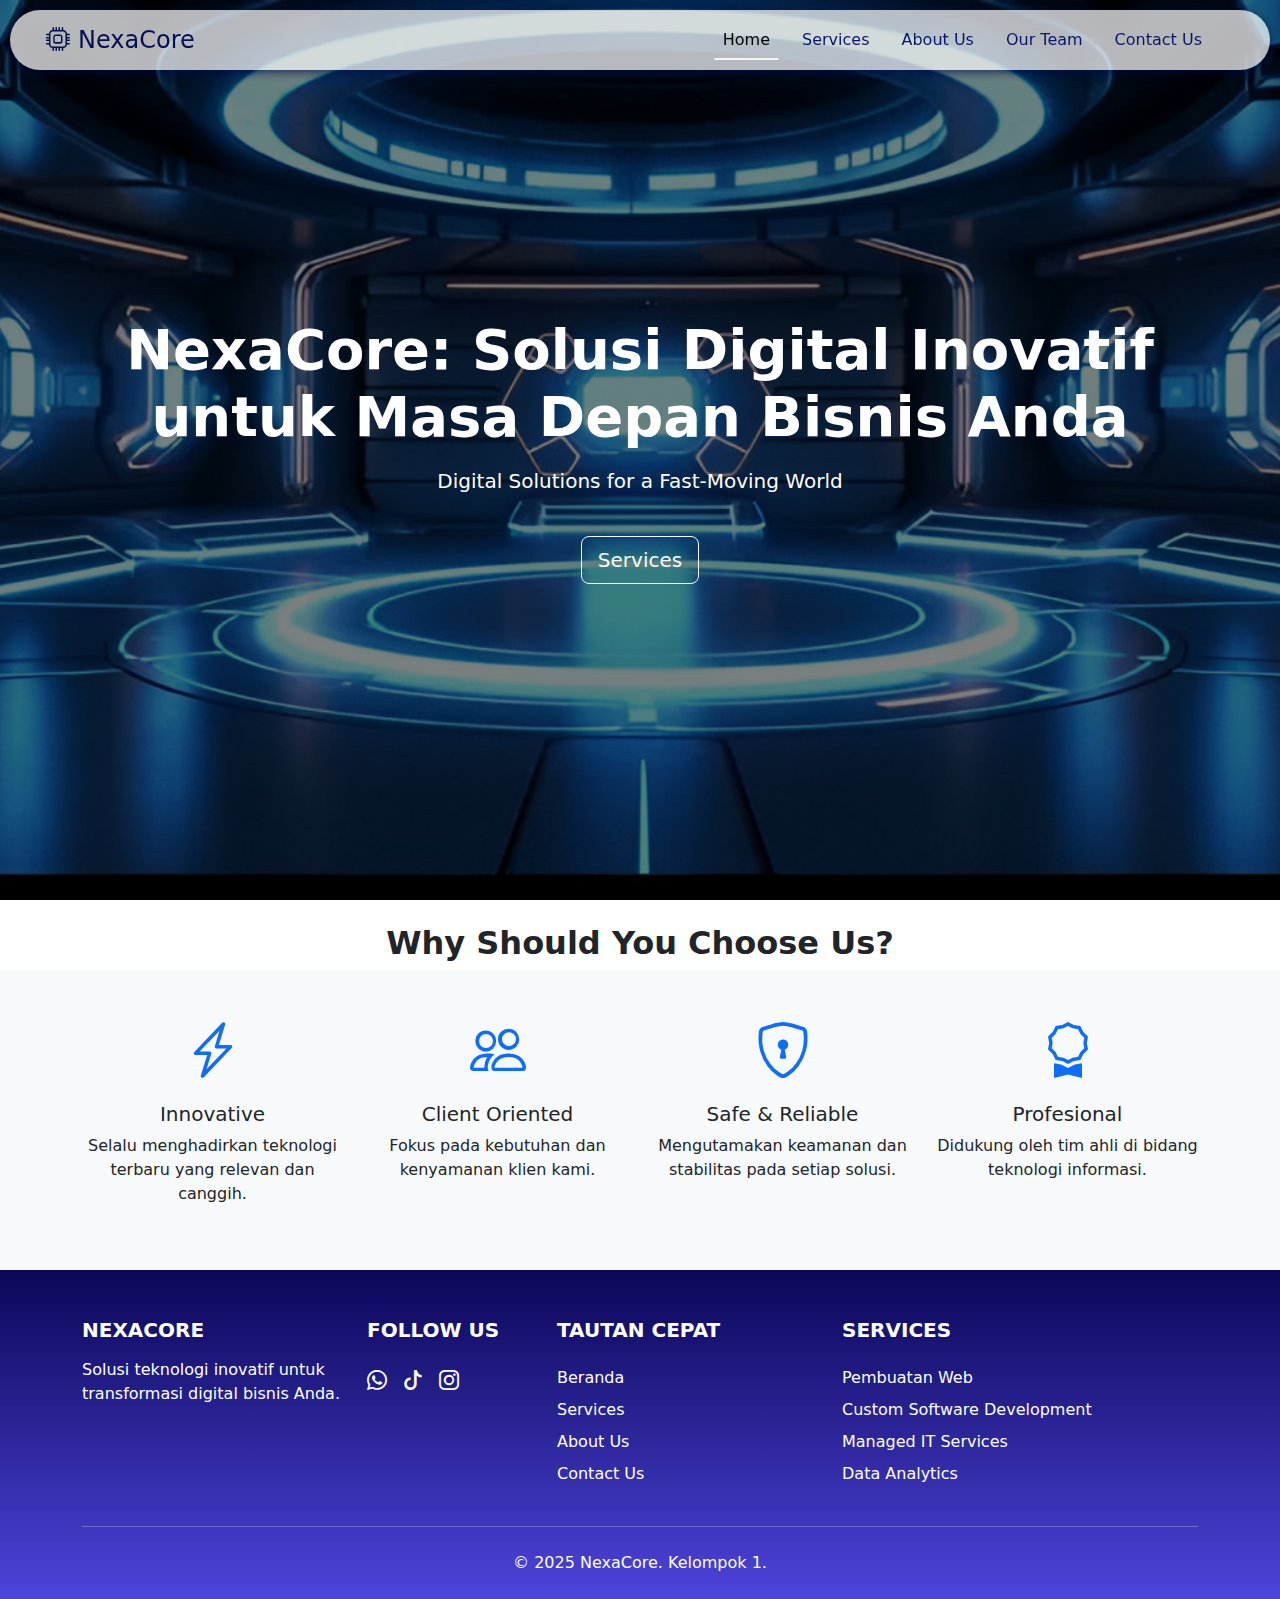
<file: index.html>
<!DOCTYPE html>
<html lang="id">
  <head>
    <meta charset="UTF-8" />
    <meta name="viewport" content="width=device-width, initial-scale=1.0" />
    <title>NexaCore - Solusi Digital</title>
    <link rel="stylesheet" href="https://cdn.jsdelivr.net/npm/bootstrap-icons@1.10.5/font/bootstrap-icons.css" />
    <link href="https://cdn.jsdelivr.net/npm/bootstrap@5.3.0/dist/css/bootstrap.min.css" rel="stylesheet" />
    <link rel="stylesheet" href="stylehome.css" />
  </head>

  <body>
    <!-- Navbar -->
    <nav class="navbar navbar-expand-lg fixed-top">
      <div class="container-fluid">
        <a class="navbar-brand me-auto" href="#"><i class="bi bi-cpu me-2"></i>NexaCore</a>
        <button class="navbar-toggler" type="button" data-bs-toggle="offcanvas" data-bs-target="#offcanvasNavbar" aria-controls="offcanvasNavbar" aria-label="Toggle navigation">
          <span class="navbar-toggler-icon"></span>
        </button>
        <div class="offcanvas offcanvas-end" tabindex="-1" id="offcanvasNavbar" aria-labelledby="offcanvasNavbarLabel">
          <div class="offcanvas-header">
            <h5 class="offcanvas-title" id="offcanvasNavbarLabel">NexaCore</h5>
            <button type="button" class="btn-close" data-bs-dismiss="offcanvas" aria-label="Close"></button>
          </div>
          <div class="offcanvas-body">
            <ul class="navbar-nav justify-content-end flex-grow-1 pe-3">
              <li class="nav-item">
                <a class="nav-link mx-lg-2 active" aria-current="page" href="#">Home</a>
              </li>
              <li class="nav-item">
                <a class="nav-link mx-lg-2" href="service.html">Services</a>
              </li>
              <li class="nav-item">
                <a class="nav-link mx-lg-2" href="about.html">About Us</a>
              </li>
              <li class="nav-item">
                <a class="nav-link mx-lg-2" href="tim.html">Our Team</a>
              </li>
              <li class="nav-item">
                <a class="nav-link mx-lg-2" href="contant.html">Contact Us</a>
              </li>
            </ul>
          </div>
        </div>
      </div>
    </nav>

    <!-- Hero Section -->
    <header class="hero-section d-flex align-items-center text-white text-center">
      <div class="container">
        <h1 class="display-4 fw-bold">NexaCore: Solusi Digital Inovatif untuk Masa Depan Bisnis Anda</h1>
        <p class="lead mt-3">Digital Solutions for a Fast-Moving World</p>
        <a href="service.html" class="btn btn-outline-light btn-lg mt-4">Services</a>
      </div>
    </header>

    <!-- Highlights Section -->
    <br />
    <h2 class="text-center fw-bold">Why Should You Choose Us?</h2>
    <section class="py-5 bg-light">
      <div class="container">
        <div class="row text-center">
          <div class="col-md-3">
            <i class="bi bi-lightning-charge text-primary display-4"></i>
            <h5 class="mt-3">Innovative</h5>
            <p>Selalu menghadirkan teknologi terbaru yang relevan dan canggih.</p>
          </div>
          <div class="col-md-3">
            <i class="bi bi-people text-primary display-4"></i>
            <h5 class="mt-3">Client Oriented</h5>
            <p>Fokus pada kebutuhan dan kenyamanan klien kami.</p>
          </div>
          <div class="col-md-3">
            <i class="bi bi-shield-lock text-primary display-4"></i>
            <h5 class="mt-3">Safe & Reliable</h5>
            <p>Mengutamakan keamanan dan stabilitas pada setiap solusi.</p>
          </div>
          <div class="col-md-3">
            <i class="bi bi-award text-primary display-4"></i>
            <h5 class="mt-3">Profesional</h5>
            <p>Didukung oleh tim ahli di bidang teknologi informasi.</p>
          </div>
        </div>
      </div>
    </section>
    <!-- Footer Section -->
    <footer class="gradient-bg text-white pt-5 pb-4">
      <div class="container">
        <div class="row">
          <!-- NexaCore & Deskripsi -->
          <div class="col-lg-3 col-md-6 mb-4 mb-md-0">
            <h5 class="text-uppercase mb-3 fw-bold">NexaCore</h5>
            <p>Solusi teknologi inovatif untuk transformasi digital bisnis Anda.</p>
          </div>

          <!-- Ikuti Kami -->
          <div class="col-lg-2 col-md-6 mb-4 mb-md-0">
            <h5 class="text-uppercase mb-4 fw-bold">FOLLOW US</h5>
            <div class="d-flex flex-wrap gap-3">
              <a href="https://wa.me/6282371357739" class="text-white" target="_blank"><i class="bi bi-whatsapp fs-5"></i></a>
              <a href="https://www.tiktok.com/@jide.an" class="text-white" target="_blank"><i class="bi bi-tiktok fs-5"></i></a>
              <a href="https://www.instagram.com/sibilb24?igsh=MXU4a2Nmb2d1NjRrOA==" class="text-white" target="_blank"><i class="bi bi-instagram fs-5"></i></a>
            </div>
          </div>

          <!-- Tautan Cepat -->
          <div class="col-lg-3 col-md-6 mb-4 mb-md-0">
            <h5 class="text-uppercase mb-4 fw-bold">Tautan Cepat</h5>
            <ul class="list-unstyled">
              <li class="mb-2"><a href="#" class="text-white text-decoration-none">Beranda</a></li>
              <li class="mb-2"><a href="service.html" class="text-white text-decoration-none">Services</a></li>
              <li class="mb-2"><a href="about.html" class="text-white text-decoration-none">About Us</a></li>
              <li class="mb-2"><a href="cu.html" class="text-white text-decoration-none">Contact Us</a></li>
            </ul>
          </div>

          <!-- Layanan -->
          <div class="col-lg-4 col-md-6 mb-4 mb-md-0">
            <h5 class="text-uppercase mb-4 fw-bold">SERVICES</h5>
            <ul class="list-unstyled">
              <li class="mb-2"><a href="service.html" class="text-white text-decoration-none">Pembuatan Web</a></li>
              <li class="mb-2"><a href="service.html" class="text-white text-decoration-none">Custom Software Development</a></li>
              <li class="mb-2"><a href="service.html" class="text-white text-decoration-none">Managed IT Services</a></li>
              <li class="mb-2"><a href="service.html" class="text-white text-decoration-none">Data Analytics</a></li>
            </ul>
          </div>
        </div>

        <hr class="my-4" />

        <!-- Copyright -->
        <div class="row">
          <div class="col-12 text-center">
            <p class="mb-0">&copy; 2025 NexaCore. Kelompok 1.</p>
          </div>
        </div>
      </div>
    </footer>

    <script src="https://cdn.jsdelivr.net/npm/bootstrap@5.3.0/dist/js/bootstrap.bundle.min.js"></script>
    <link href="https://cdn.jsdelivr.net/npm/bootstrap-icons@1.10.5/font/bootstrap-icons.css" rel="stylesheet" />
  </body>
</html>
</file>
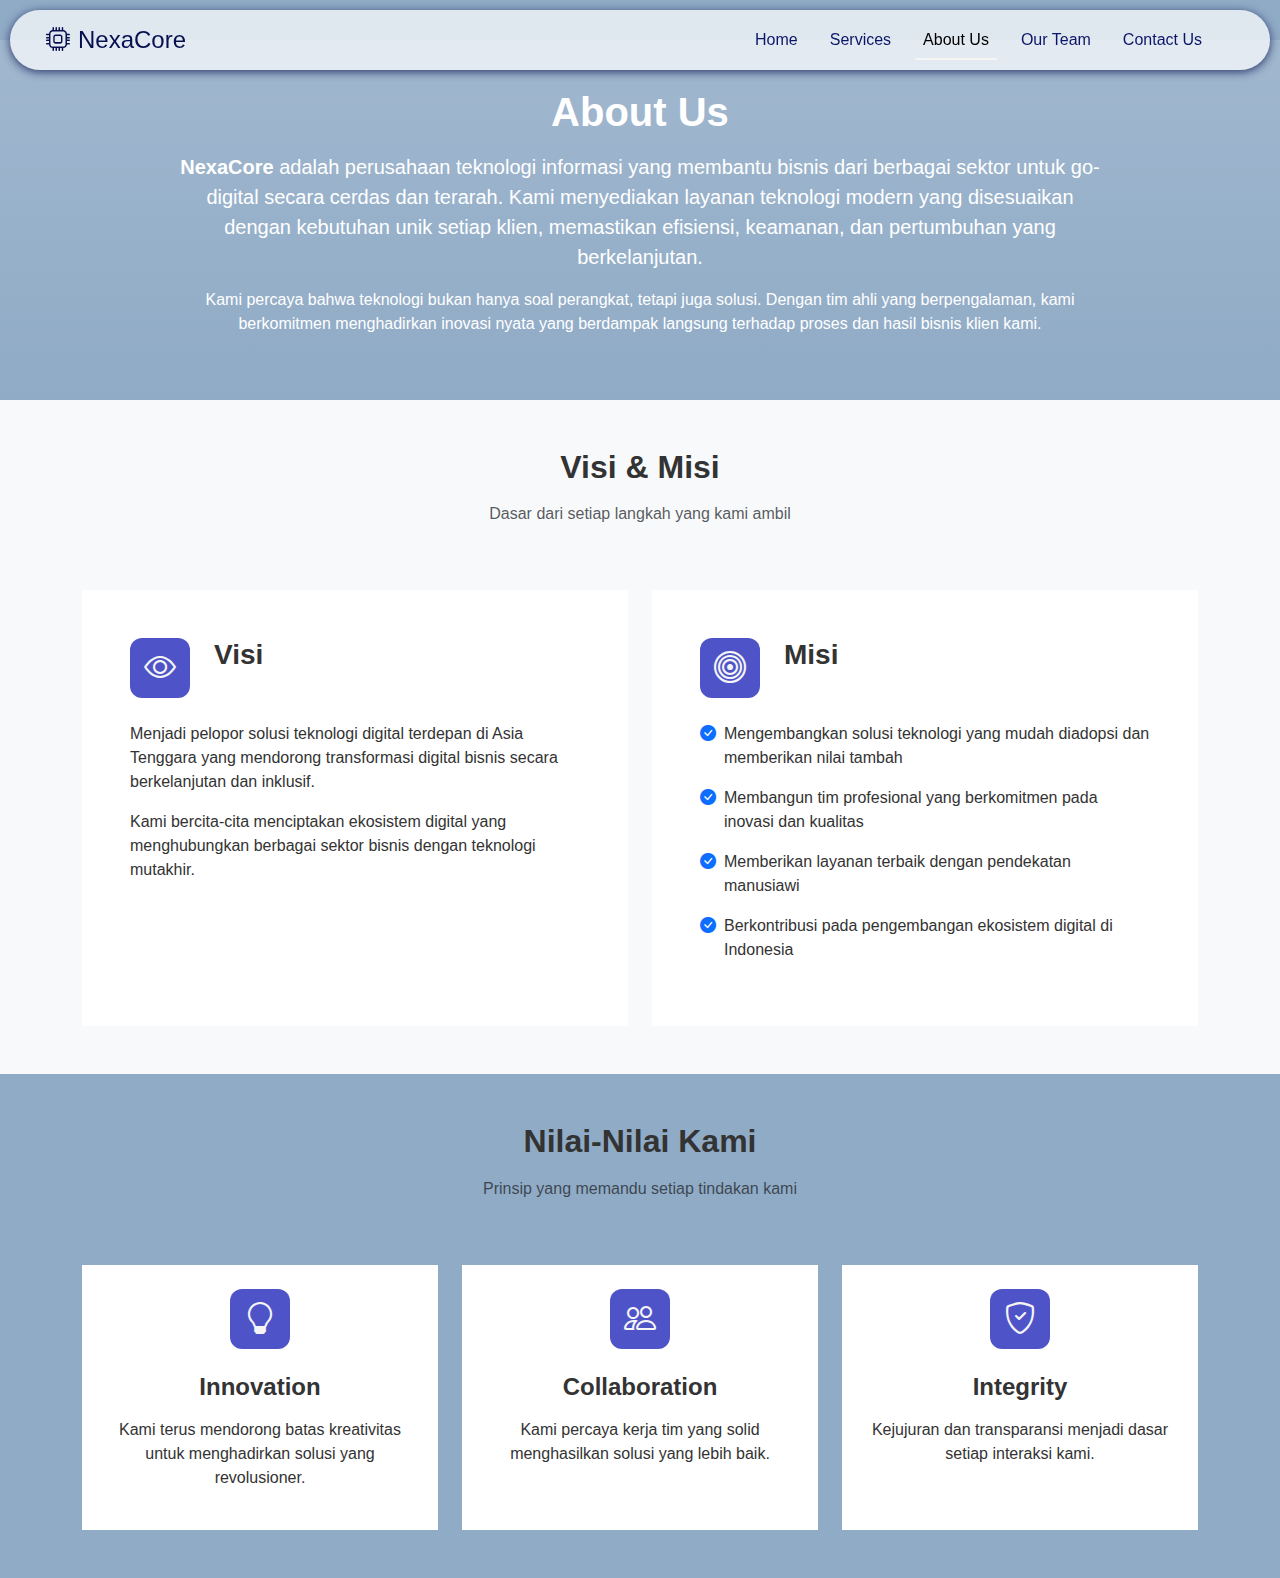
<file: about.html>
<!DOCTYPE html>
<html lang="id">
  <head>
    <meta charset="UTF-8" />
    <meta name="viewport" content="width=device-width, initial-scale=1.0" />
    <title>Tentang Kami - NexaCore</title>
    <link href="https://cdn.jsdelivr.net/npm/bootstrap@5.3.0/dist/css/bootstrap.min.css" rel="stylesheet" />
    <style>
      body {
        font-family: "Segoe UI", Tahoma, Geneva, Verdana, sans-serif;
        background-color: #90abc6;
        color: #333;
        padding-top: 40px;
        min-height: 100vh;
        display: flex;
        flex-direction: column;
      }
      .navbar {
        background-color: rgba(255, 255, 255, 0.712);
        border-radius: 50px;
        border-radius: 50px;
        padding: 0.5rem 1.5rem;
        position: fixed;
        top: 10px;
        left: 10px;
        right: 10px;
        z-index: 1000;
        height: 60px;
        box-shadow: 0 2px 10px rgba(1, 9, 74, 0.739);
      }
      .navbar-brand {
        font-weight: 500;
        color: rgb(6, 16, 80);
        font-size: 24px;
        transition: 0.3s color;
        display: flex;
        align-items: center; /* Untuk vertikal alignment */
        height: 100%;
      }
      .navbar-toggler {
        border: none;
        font-size: 1.25rem;
      }
      .navbar-toggler:focus,
      .btn-close:focus {
        box-shadow: none;
        outline: none;
      }
      .navbar-toggler:focus,
      .btn-close:focus {
        box-shadow: none;
        outline: none;
      }
      .nav-link {
        color: #0b1668;
        font-weight: 500;
        position: relative;
      }
      .nav-link:hover,
      .nav-link.active {
        color: rgb(248, 246, 246);
      }
      .nav-link::before {
        content: "";
        position: absolute;
        bottom: 0;
        left: 50%;
        transform: translateX(-50%);
        width: 100%;
        height: 2px;
        background-color: #f5f5f5;
        visibility: hidden;
        transition: 0.2s ease-in-out;
      }
      .nav-link:hover::before,
      .nav-link.active::before {
        width: 100%;
        visibility: visible;
      }
      .section-title {
        font-weight: 700;
        margin-bottom: 1rem;
      }
      .bg-gradient {
        background: linear-gradient(135deg, #3a0ca3, #4361ee);
      }
      .bg-gradient-light {
        background: linear-gradient(to right, #edf2fb, #d7e3fc);
      }
      .card:hover {
        transform: translateY(-5px);
        box-shadow: 0 8px 16px rgba(0, 0, 0, 0.1);
        transition: 0.3s;
      }
      .icon-box {
        font-size: 2rem;
        color: #f5f5f5;
        margin-right: 15px;
        background-color: #4e54c8;
        width: 60px;
        height: 60px;
        display: flex;
        align-items: center;
        justify-content: center;
        border-radius: 12px;
      }
    </style>
  </head>

  <body>
    <!-- Navbar -->
    <nav class="navbar navbar-expand-lg fixed-top">
      <div class="container-fluid">
        <a class="navbar-brand me-auto" href="#"><i class="bi bi-cpu me-2"></i>NexaCore</a>
        <button class="navbar-toggler" type="button" data-bs-toggle="offcanvas" data-bs-target="#offcanvasNavbar" aria-controls="offcanvasNavbar" aria-label="Toggle navigation">
          <span class="navbar-toggler-icon"></span>
        </button>
        <div class="offcanvas offcanvas-end" tabindex="-1" id="offcanvasNavbar" aria-labelledby="offcanvasNavbarLabel">
          <div class="offcanvas-header">
            <h5 class="offcanvas-title" id="offcanvasNavbarLabel">Nexacore</h5>
            <button type="button" class="btn-close" data-bs-dismiss="offcanvas" aria-label="Close"></button>
          </div>
          <div class="offcanvas-body">
            <ul class="navbar-nav justify-content-end flex-grow-1 pe-3">
              <li class="nav-item">
                <a class="nav-link mx-lg-2" aria-current="page" href="home.html">Home</a>
              </li>
              <li class="nav-item">
                <a class="nav-link mx-lg-2" href="service.html">Services</a>
              </li>
              <li class="nav-item">
                <a class="nav-link mx-lg-2 active" href="about.html">About Us</a>
              </li>
              <li class="nav-item">
                <a class="nav-link mx-lg-2" href="tim.html">Our Team</a>
              </li>
              <li class="nav-item">
                <a class="nav-link mx-lg-2" href="contant.html">Contact Us</a>
              </li>
            </ul>
          </div>
        </div>
      </div>
    </nav>

    <!-- Tentang Kami Section -->
    <section class="py-5 bg-gradient text-white">
      <div class="container">
        <h1 class="text-center section-title">About Us</h1>
        <div class="divider"></div>
        <div class="row justify-content-center">
          <div class="col-lg-10">
            <p class="fs-5 text-center">
              <strong>NexaCore</strong> adalah perusahaan teknologi informasi yang membantu bisnis dari berbagai sektor untuk go-digital secara cerdas dan terarah. Kami menyediakan layanan teknologi modern yang disesuaikan dengan kebutuhan
              unik setiap klien, memastikan efisiensi, keamanan, dan pertumbuhan yang berkelanjutan.
            </p>
            <p class="fs-6 text-center">
              Kami percaya bahwa teknologi bukan hanya soal perangkat, tetapi juga solusi. Dengan tim ahli yang berpengalaman, kami berkomitmen menghadirkan inovasi nyata yang berdampak langsung terhadap proses dan hasil bisnis klien kami.
            </p>
          </div>
        </div>
      </div>
    </section>

    <!-- Visi & Misi Section -->
    <section class="py-5 bg-light">
      <div class="container">
        <div class="row justify-content-center mb-5">
          <div class="col-lg-8 text-center">
            <h2 class="section-title fw-bold">Visi & Misi</h2>
            <p class="text-muted mt-3">Dasar dari setiap langkah yang kami ambil</p>
          </div>
        </div>

        <div class="row g-4">
          <div class="col-md-6">
            <div class="about-card bg-white p-4 p-md-5 h-100">
              <div class="d-flex mb-4">
                <div class="icon-box me-4">
                  <i class="bi bi-eye"></i>
                </div>
                <div>
                  <h3 class="fw-bold">Visi</h3>
                </div>
              </div>
              <p>Menjadi pelopor solusi teknologi digital terdepan di Asia Tenggara yang mendorong transformasi digital bisnis secara berkelanjutan dan inklusif.</p>
              <p class="mb-0">Kami bercita-cita menciptakan ekosistem digital yang menghubungkan berbagai sektor bisnis dengan teknologi mutakhir.</p>
            </div>
          </div>

          <div class="col-md-6">
            <div class="about-card bg-white p-4 p-md-5 h-100">
              <div class="d-flex mb-4">
                <div class="icon-box me-4">
                  <i class="bi bi-bullseye"></i>
                </div>
                <div>
                  <h3 class="fw-bold">Misi</h3>
                </div>
              </div>
              <ul class="list-unstyled">
                <li class="mb-3 d-flex">
                  <i class="bi bi-check-circle-fill text-primary me-2"></i>
                  <span>Mengembangkan solusi teknologi yang mudah diadopsi dan memberikan nilai tambah</span>
                </li>
                <li class="mb-3 d-flex">
                  <i class="bi bi-check-circle-fill text-primary me-2"></i>
                  <span>Membangun tim profesional yang berkomitmen pada inovasi dan kualitas</span>
                </li>
                <li class="mb-3 d-flex">
                  <i class="bi bi-check-circle-fill text-primary me-2"></i>
                  <span>Memberikan layanan terbaik dengan pendekatan manusiawi</span>
                </li>
                <li class="d-flex">
                  <i class="bi bi-check-circle-fill text-primary me-2"></i>
                  <span>Berkontribusi pada pengembangan ekosistem digital di Indonesia</span>
                </li>
              </ul>
            </div>
          </div>
        </div>
      </div>
    </section>

    <section class="py-5">
      <div class="container">
        <div class="row justify-content-center mb-5">
          <div class="col-lg-8 text-center">
            <h2 class="section-title fw-bold">Nilai-Nilai Kami</h2>
            <p class="text-muted mt-3">Prinsip yang memandu setiap tindakan kami</p>
          </div>
        </div>

        <div class="row g-4">
          <div class="col-md-4">
            <div class="about-card bg-white p-4 text-center h-100">
              <div class="icon-box mx-auto mb-4">
                <i class="bi bi-lightbulb"></i>
              </div>
              <h4 class="fw-bold mb-3">Innovation</h4>
              <p>Kami terus mendorong batas kreativitas untuk menghadirkan solusi yang revolusioner.</p>
            </div>
          </div>

          <div class="col-md-4">
            <div class="about-card bg-white p-4 text-center h-100">
              <div class="icon-box mx-auto mb-4">
                <i class="bi bi-people"></i>
              </div>
              <h4 class="fw-bold mb-3">Collaboration</h4>
              <p>Kami percaya kerja tim yang solid menghasilkan solusi yang lebih baik.</p>
            </div>
          </div>

          <div class="col-md-4">
            <div class="about-card bg-white p-4 text-center h-100">
              <div class="icon-box mx-auto mb-4">
                <i class="bi bi-shield-check"></i>
              </div>
              <h4 class="fw-bold mb-3">Integrity</h4>
              <p>Kejujuran dan transparansi menjadi dasar setiap interaksi kami.</p>
            </div>
          </div>
        </div>
      </div>
    </section>

    <script src="https://cdn.jsdelivr.net/npm/bootstrap@5.3.0/dist/js/bootstrap.bundle.min.js"></script>
    <link href="https://cdn.jsdelivr.net/npm/bootstrap-icons@1.10.5/font/bootstrap-icons.css" rel="stylesheet" />
  </body>
</html>
</file>
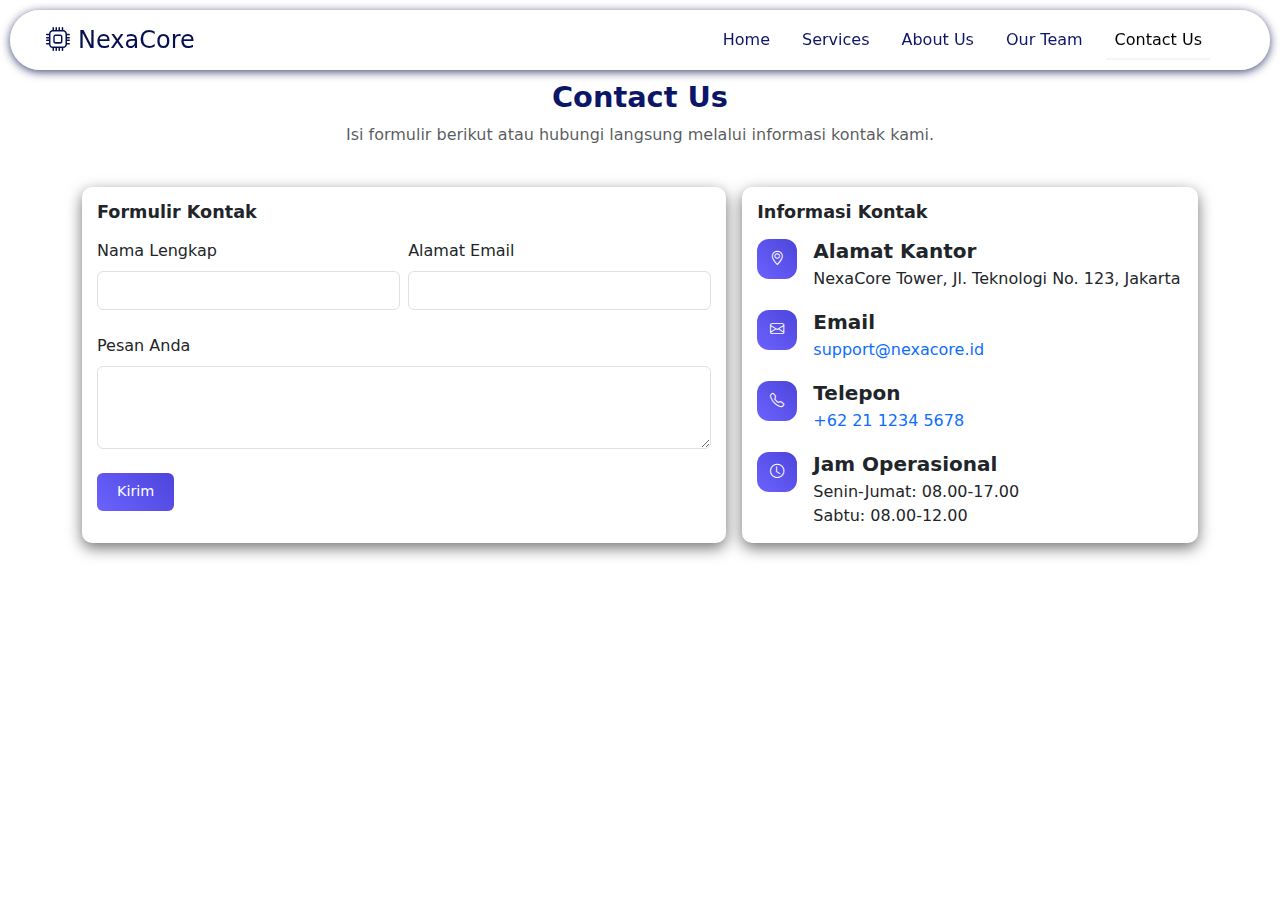
<file: contant.html>
<!DOCTYPE html>
<html lang="id">
  <head>
    <meta charset="UTF-8" />
    <meta name="viewport" content="width=device-width, initial-scale=1.0" />
    <title>Kontak Kami - NexaCore</title>
    <!-- Bootstrap 5.3 CSS -->
    <link href="https://cdn.jsdelivr.net/npm/bootstrap@5.3.0/dist/css/bootstrap.min.css" rel="stylesheet" />
    <!-- Bootstrap Icons -->
    <link rel="stylesheet" href="https://cdn.jsdelivr.net/npm/bootstrap-icons@1.10.5/font/bootstrap-icons.css" />
    <!-- Google Fonts -->
    <link href="https://fonts.googleapis.com/css2?family=Poppins:wght@400;500;600&display=swap" rel="stylesheet" />
    <style>
      :root {
        --primary: #6c63ff;
        --secondary: #4d44db;
      }

      body {
        padding-top: 80px; /* Menambah padding atas seukuran navbar */
        padding-bottom: 20px;
        padding-left: 20px;
        padding-right: 20px;
        min-height: 100vh; /* Memastikan body mengisi viewport */
        display: flex;
        flex-direction: column;
      }
      .navbar {
        background-color: rgba(255, 255, 255, 0.712);
        border-radius: 50px;
        border-radius: 50px;
        padding: 0.5rem 1.5rem;
        position: fixed;
        top: 10px;
        left: 10px;
        right: 10px;
        z-index: 1000;
        height: 60px;
        box-shadow: 0 2px 10px rgba(1, 9, 74, 0.739);
      }

      .navbar-brand {
        font-weight: 500;
        color: rgb(6, 16, 80);
        font-size: 24px;
        transition: 0.3s color;
        display: flex;
        align-items: center; /* Untuk vertikal alignment */
        height: 100%;
      }
      .navbar-toggler {
        border: none;
        font-size: 1.25rem;
      }
      .navbar-toggler:focus,
      .btn-close:focus {
        box-shadow: none;
        outline: none;
      }
      .navbar-toggler:focus,
      .btn-close:focus {
        box-shadow: none;
        outline: none;
      }
      .nav-link {
        color: #0b1668;
        font-weight: 500;
        position: relative;
      }
      .nav-link:hover,
      .nav-link.active {
        color: rgb(248, 246, 246);
      }
      .nav-link::before {
        content: "";
        position: absolute;
        bottom: 0;
        left: 50%;
        transform: translateX(-50%);
        width: 100%;
        height: 2px;
        background-color: #f5f5f5;
        visibility: hidden;
        transition: 0.2s ease-in-out;
      }
      .nav-link:hover::before,
      .nav-link.active::before {
        width: 100%;
        visibility: visible;
      }

      .contact-card {
        border: none;
        border-radius: 10px;
        box-shadow: 0 5px 15px rgba(0, 0, 0, 0.551);
        transition: all 0.3s ease;
        background: white;
        padding: 20px;
      }

      .contact-icon {
        width: 50px;
        height: 50px;
        display: flex;
        align-items: center;
        justify-content: center;
        border-radius: 12px;
        background: linear-gradient(45deg, var(--primary), var(--secondary));
        color: white;
        margin-bottom: 15px;
        font-size: 1.2rem;
      }

      .form-control {
        border: 1px solid #e0e0e0;
        border-radius: 6px;
        padding: 8px 12px;
        font-size: 0.9rem;
      }

      .btn-primary {
        background: linear-gradient(45deg, var(--primary), var(--secondary));
        border: none;
        padding: 8px 20px;
        border-radius: 6px;
        font-size: 0.9rem;
      }

      h2 {
        font-size: 1.8rem;
        color: #0b1668;
      }
      h3 {
        font-size: 1.1rem;
      }
      .contact-card {
        padding: 15px;
      }
      .contact-icon {
        width: 40px;
        height: 40px;
        font-size: 1rem;
        font-size: 0.9rem;
      }
    </style>
  </head>
  <body>
    <!-- Navbar -->
    <nav class="navbar navbar-expand-lg fixed-top">
      <div class="container-fluid">
        <a class="navbar-brand me-auto" href="#"><i class="bi bi-cpu me-2"></i>NexaCore</a>
        <button class="navbar-toggler" type="button" data-bs-toggle="offcanvas" data-bs-target="#offcanvasNavbar" aria-controls="offcanvasNavbar" aria-label="Toggle navigation">
          <span class="navbar-toggler-icon"></span>
        </button>
        <div class="offcanvas offcanvas-end" tabindex="-1" id="offcanvasNavbar" aria-labelledby="offcanvasNavbarLabel">
          <div class="offcanvas-header">
            <h5 class="offcanvas-title" id="offcanvasNavbarLabel">Nexacore</h5>
            <button type="button" class="btn-close" data-bs-dismiss="offcanvas" aria-label="Close"></button>
          </div>
          <div class="offcanvas-body">
            <ul class="navbar-nav justify-content-end flex-grow-1 pe-3">
              <li class="nav-item">
                <a class="nav-link mx-lg-2" aria-current="page" href="home.html">Home</a>
              </li>
              <li class="nav-item">
                <a class="nav-link mx-lg-2" href="service.html">Services</a>
              </li>
              <li class="nav-item">
                <a class="nav-link mx-lg-2" href="about.html">About Us</a>
              </li>
              <li class="nav-item">
                <a class="nav-link mx-lg-2" href="tim.html">Our Team</a>
              </li>
              <li class="nav-item">
                <a class="nav-link mx-lg-2 active" href="contant.html">Contact Us</a>
              </li>
            </ul>
          </div>
        </div>
      </div>
    </nav>

    <div class="container">
      <div class="row justify-content-center mb-4">
        <div class="col-lg-8 text-center">
          <h2 class="fw-bold">Contact Us</h2>
          <p class="text-muted">Isi formulir berikut atau hubungi langsung melalui informasi kontak kami.</p>
        </div>
      </div>

      <div class="row g-3">
        <!-- Contact Form -->
        <div class="col-lg-7">
          <div class="contact-card h-100">
            <h3 class="fw-bold mb-3">Formulir Kontak</h3>
            <form>
              <div class="row g-2">
                <div class="col-md-6 mb-3">
                  <label for="nama" class="form-label">Nama Lengkap</label>
                  <input type="text" class="form-control" id="nama" required />
                </div>
                <div class="col-md-6 mb-3">
                  <label for="email" class="form-label">Alamat Email</label>
                  <input type="email" class="form-control" id="email" required />
                </div>
                <div class="col-12 mb-3">
                  <label for="pesan" class="form-label">Pesan Anda</label>
                  <textarea class="form-control" id="pesan" rows="3" required></textarea>
                </div>
                <div id="formAlert" class="alert d-none mt-3"></div>
                <div class="col-12">
                  <button type="submit" class="btn btn-primary">Kirim</i></button>
                </div>
              </div>
            </form>
          </div>
        </div>

        <!-- Contact Info -->
        <div class="col-lg-5">
          <div class="contact-card h-100">
            <h3 class="fw-bold mb-3">Informasi Kontak</h3>

            <div class="d-flex mb-3">
              <div class="contact-icon me-3">
                <i class="bi bi-geo-alt"></i>
              </div>
              <div>
                <h5 class="fw-bold mb-1">Alamat Kantor</h5>
                <p class="mb-0">NexaCore Tower, Jl. Teknologi No. 123, Jakarta</p>
              </div>
            </div>

            <div class="d-flex mb-3">
              <div class="contact-icon me-3">
                <i class="bi bi-envelope"></i>
              </div>
              <div>
                <h5 class="fw-bold mb-1">Email</h5>
                <p class="mb-0">
                  <a href="mailto:support@nexacore.id" class="text-decoration-none">support@nexacore.id</a>
                </p>
              </div>
            </div>

            <div class="d-flex mb-3">
              <div class="contact-icon me-3">
                <i class="bi bi-telephone"></i>
              </div>
              <div>
                <h5 class="fw-bold mb-1">Telepon</h5>
                <p class="mb-0"><a href="tel:+622112345678" class="text-decoration-none">+62 21 1234 5678</a><br /></p>
              </div>
            </div>

            <div class="d-flex">
              <div class="contact-icon me-3">
                <i class="bi bi-clock"></i>
              </div>
              <div>
                <h5 class="fw-bold mb-1">Jam Operasional</h5>
                <p class="mb-0">
                  Senin-Jumat: 08.00-17.00<br />
                  Sabtu: 08.00-12.00
                </p>
              </div>
            </div>
          </div>
        </div>
      </div>
    </div>

    <!-- Bootstrap JS Bundle with Popper -->

    <script src="https://cdn.jsdelivr.net/npm/bootstrap@5.3.0/dist/js/bootstrap.bundle.min.js"></script>
    <script>
      document.addEventListener("DOMContentLoaded", function () {
        const form = document.querySelector("form");
        const alertBox = document.getElementById("formAlert");

        form.addEventListener("submit", function (e) {
          e.preventDefault();

          const name = document.getElementById("nama").value.trim();
          const email = document.getElementById("email").value.trim();
          const message = document.getElementById("pesan").value.trim();

          if (name && email && message) {
            alertBox.className = "alert alert-success mt-3";
            alertBox.innerText = `Terima kasih, ${name}. Pesan Anda telah dikirim!`;
            alertBox.classList.remove("d-none");
            form.reset();

            // Sembunyikan alert setelah 5 detik
            setTimeout(() => {
              alertBox.classList.add("d-none");
            }, 5000);
          } else {
            alertBox.className = "alert alert-danger mt-3";
            alertBox.innerText = "Mohon lengkapi semua bidang formulir.";
            alertBox.classList.remove("d-none");
          }
        });
      });
    </script>
  </body>
</html>
</file>
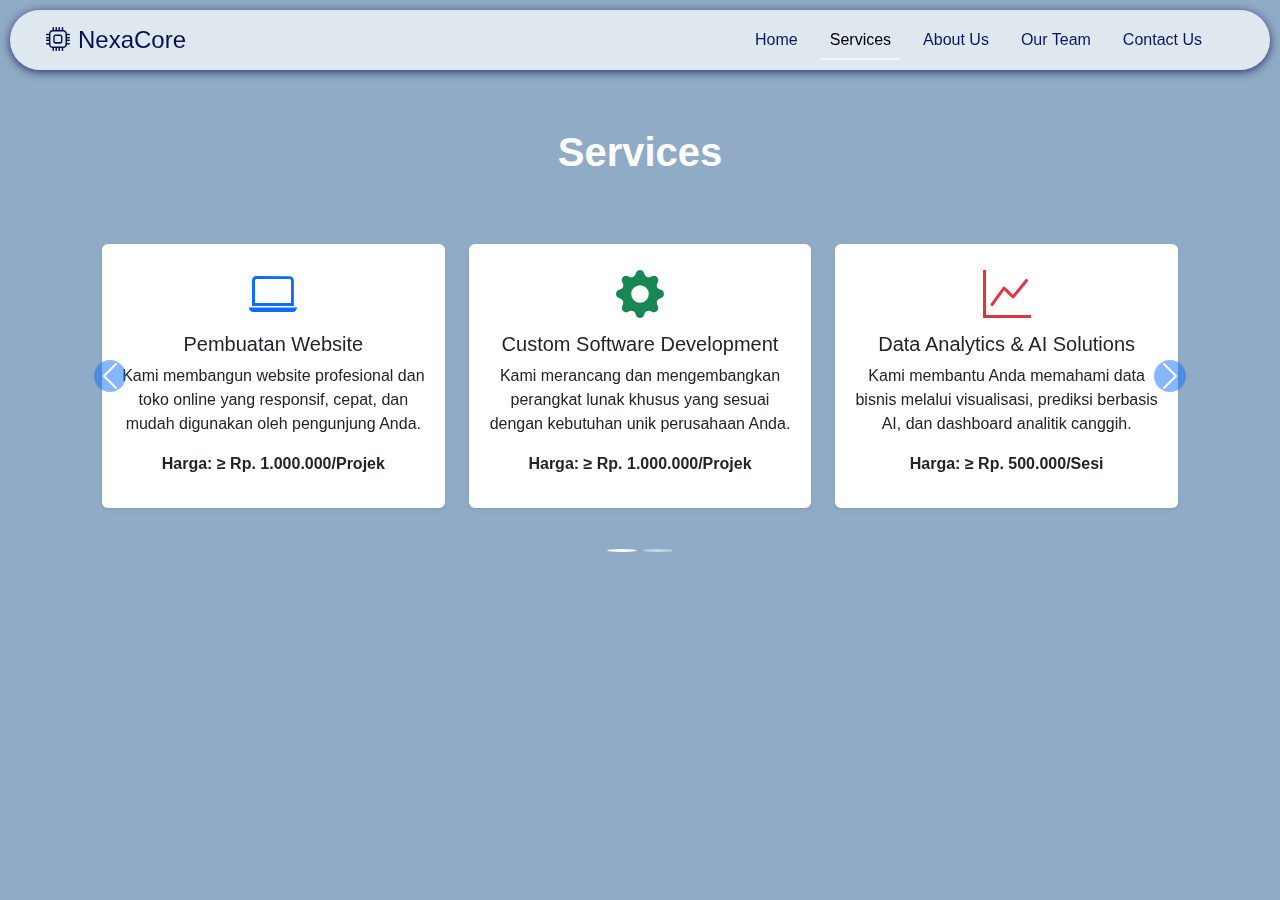
<file: service.html>
<!DOCTYPE html>
<html lang="id">
  <head>
    <meta charset="UTF-8" />
    <meta name="viewport" content="width=device-width, initial-scale=1.0" />
    <title>Layanan - TechnoVision</title>
    <link href="https://cdn.jsdelivr.net/npm/bootstrap@5.3.0/dist/css/bootstrap.min.css" rel="stylesheet" />
    <link href="https://cdn.jsdelivr.net/npm/bootstrap-icons@1.10.5/font/bootstrap-icons.css" rel="stylesheet" />
    <style>
      body {
        font-family: "Segoe UI", Tahoma, Geneva, Verdana, sans-serif;
        background-color: #90abc6;
        padding-top: 80px; /* Added to prevent navbar overlap */
      }
      .navbar {
        background-color: rgba(255, 255, 255, 0.712);
        border-radius: 50px;
        padding: 0.5rem 1.5rem;
        position: fixed;
        top: 10px;
        left: 10px;
        right: 10px;
        z-index: 1000;
        height: 60px;
        box-shadow: 0 2px 10px rgba(1, 9, 74, 0.739);
      }
      .navbar-brand {
        font-weight: 500;
        color: rgb(6, 16, 80);
        font-size: 24px;
        transition: 0.3s color;
        display: flex;
        align-items: center;
        height: 100%;
      }
      .navbar-toggler {
        border: none;
        font-size: 1.25rem;
      }
      .navbar-toggler:focus,
      .btn-close:focus {
        box-shadow: none;
        outline: none;
      }
      .nav-link {
        color: #0b1668;
        font-weight: 500;
        position: relative;
      }
      .nav-link:hover,
      .nav-link.active {
        color: rgb(248, 246, 246);
      }
      .nav-link::before {
        content: "";
        position: absolute;
        bottom: 0;
        left: 50%;
        transform: translateX(-50%);
        width: 100%;
        height: 2px;
        background-color: #f5f5f5;
        visibility: hidden;
        transition: 0.2s ease-in-out;
      }
      .nav-link:hover::before,
      .nav-link.active::before {
        width: 100%;
        visibility: visible;
      }
      .section-title {
        font-size: 2.5rem;
        font-weight: bold;
        color: #ffffff;
      }
      .card-icon {
        font-size: 3rem;
      }
      /* Carousel adjustments */
      .carousel-item {
        padding: 20px;
      }
      .carousel-control-prev,
      .carousel-control-next {
        width: 5%;
      }
      .carousel-indicators {
        bottom: -50px;
      }
      .carousel-indicators button {
        width: 30px;
        height: 10px;
        border-radius: 50%;
        margin: 0 10px;
      }
    </style>
  </head>

  <body>
    <!-- Navbar -->
    <nav class="navbar navbar-expand-lg fixed-top">
      <div class="container-fluid">
        <a class="navbar-brand me-auto" href="#"><i class="bi bi-cpu me-2"></i>NexaCore</a>
        <button class="navbar-toggler" type="button" data-bs-toggle="offcanvas" data-bs-target="#offcanvasNavbar" aria-controls="offcanvasNavbar" aria-label="Toggle navigation">
          <span class="navbar-toggler-icon"></span>
        </button>
        <div class="offcanvas offcanvas-end" tabindex="-1" id="offcanvasNavbar" aria-labelledby="offcanvasNavbarLabel">
          <div class="offcanvas-header">
            <h5 class="offcanvas-title" id="offcanvasNavbarLabel">Nexacore</h5>
            <button type="button" class="btn-close" data-bs-dismiss="offcanvas" aria-label="Close"></button>
          </div>
          <div class="offcanvas-body">
            <ul class="navbar-nav justify-content-end flex-grow-1 pe-3">
              <li class="nav-item">
                <a class="nav-link mx-lg-2" aria-current="page" href="home.html">Home</a>
              </li>
              <li class="nav-item">
                <a class="nav-link mx-lg-2 active" href="service.html">Services</a>
              </li>
              <li class="nav-item">
                <a class="nav-link mx-lg-2" href="about.html">About Us</a>
              </li>
              <li class="nav-item">
                <a class="nav-link mx-lg-2" href="tim.html">Our Team</a>
              </li>
              <li class="nav-item">
                <a class="nav-link mx-lg-2" href="contant.html">Contact Us</a>
              </li>
            </ul>
          </div>
        </div>
      </div>
    </nav>

    <!-- Bagian Layanan -->
    <section id="services" class="py-5">
      <div class="container">
        <h2 class="text-center mb-5 section-title">Services</h2>

        <!-- Carousel -->
        <div id="servicesCarousel" class="carousel slide" data-bs-ride="carousel">
          <div class="carousel-inner">
            <!-- Slide 1 (3 cards) -->
            <div class="carousel-item active">
              <div class="row g-4">
                <div class="col-md-4">
                  <div class="card h-100 shadow-sm border-0">
                    <div class="card-body text-center">
                      <i class="bi bi-laptop card-icon text-primary mb-3"></i>
                      <h5 class="card-title">Pembuatan Website</h5>
                      <p class="card-text">Kami membangun website profesional dan toko online yang responsif, cepat, dan mudah digunakan oleh pengunjung Anda.</p>
                      <p class="fw-bold">Harga: ≥ Rp. 1.000.000/Projek</p>
                    </div>
                  </div>
                </div>
                <div class="col-md-4">
                  <div class="card h-100 shadow-sm border-0">
                    <div class="card-body text-center">
                      <i class="bi bi-gear-fill card-icon text-success mb-3"></i>
                      <h5 class="card-title">Custom Software Development</h5>
                      <p class="card-text">Kami merancang dan mengembangkan perangkat lunak khusus yang sesuai dengan kebutuhan unik perusahaan Anda.</p>
                      <p class="fw-bold">Harga: ≥ Rp. 1.000.000/Projek</p>
                    </div>
                  </div>
                </div>
                <div class="col-md-4">
                  <div class="card h-100 shadow-sm border-0">
                    <div class="card-body text-center">
                      <i class="bi bi-graph-up card-icon text-danger mb-3"></i>
                      <h5 class="card-title">Data Analytics & AI Solutions</h5>
                      <p class="card-text">Kami membantu Anda memahami data bisnis melalui visualisasi, prediksi berbasis AI, dan dashboard analitik canggih.</p>
                      <p class="fw-bold">Harga: ≥ Rp. 500.000/Sesi</p>
                    </div>
                  </div>
                </div>
              </div>
            </div>

            <!-- Slide 2 (3 cards) -->
            <div class="carousel-item">
              <div class="row g-4">
                <div class="col-md-4">
                  <div class="card h-100 shadow-sm border-0">
                    <div class="card-body text-center">
                      <i class="bi bi-cloud-check-fill card-icon text-info mb-3"></i>
                      <h5 class="card-title">Managed IT Services</h5>
                      <p class="card-text">Dari pemeliharaan sistem, pemantauan jaringan hingga keamanan siber — kami tangani semuanya untuk Anda.</p>
                      <p class="fw-bold">Harga: ≥ Rp. 800.000/Projek</p>
                    </div>
                  </div>
                </div>
                <div class="col-md-4">
                  <div class="card h-100 shadow-sm border-0">
                    <div class="card-body text-center">
                      <i class="bi bi-palette-fill card-icon text-warning mb-3"></i>
                      <h5 class="card-title">UI/UX Design & Prototyping</h5>
                      <p class="card-text">Desain antarmuka yang menarik dan pengalaman pengguna yang intuitif untuk meningkatkan kepuasan pengguna Anda.</p>
                      <p class="fw-bold">Harga: ≥ Rp. 1.000.000/Projek</p>
                    </div>
                  </div>
                </div>
                <div class="col-md-4">
                  <div class="card h-100 shadow-sm border-0">
                    <div class="card-body text-center">
                      <i class="bi bi-lightbulb-fill card-icon text-secondary mb-3"></i>
                      <h5 class="card-title">Konsultasi Teknologi Informasi</h5>
                      <p class="card-text">Kami memberikan saran strategis dan teknis untuk mengoptimalkan penggunaan teknologi dalam bisnis Anda.</p>
                      <p class="fw-bold">Harga: ≥ Rp. 650.000/Sesi</p>
                    </div>
                  </div>
                </div>
              </div>
            </div>
          </div>

          <!-- Carousel Controls -->
          <button class="carousel-control-prev" type="button" data-bs-target="#servicesCarousel" data-bs-slide="prev">
            <span class="carousel-control-prev-icon bg-primary rounded-circle" aria-hidden="true"></span>
            <span class="visually-hidden">Previous</span>
          </button>
          <button class="carousel-control-next" type="button" data-bs-target="#servicesCarousel" data-bs-slide="next">
            <span class="carousel-control-next-icon bg-primary rounded-circle" aria-hidden="true"></span>
            <span class="visually-hidden">Next</span>
          </button>

          <!-- Indicators -->
          <div class="carousel-indicators">
            <button type="button" data-bs-target="#servicesCarousel" data-bs-slide-to="0" class="active" aria-current="true" aria-label="Slide 1"></button>
            <button type="button" data-bs-target="#servicesCarousel" data-bs-slide-to="1" aria-label="Slide 2"></button>
          </div>
        </div>
      </div>
    </section>

    <script src="https://cdn.jsdelivr.net/npm/bootstrap@5.3.0/dist/js/bootstrap.bundle.min.js"></script>
  </body>
</html>
</file>
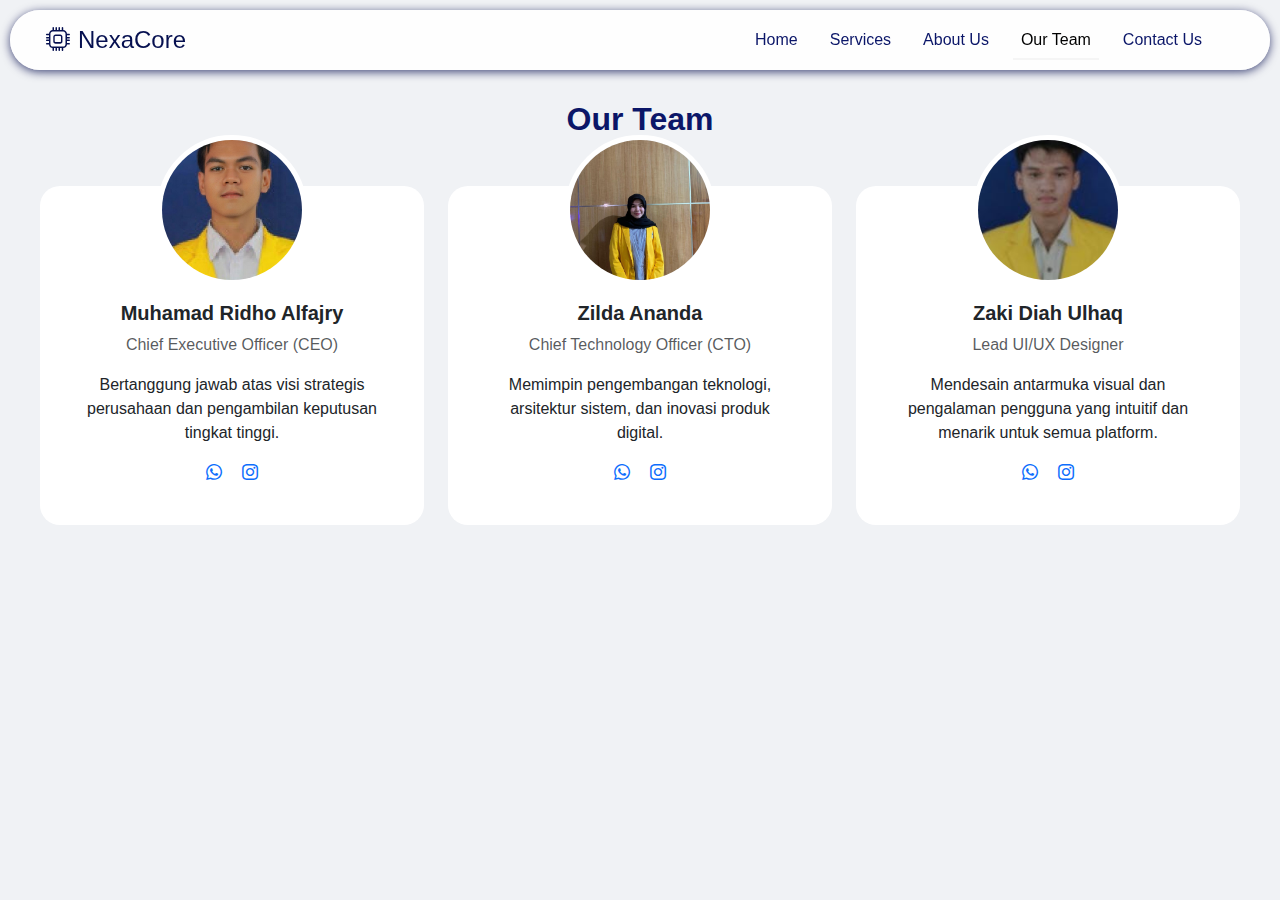
<file: tim.html>
<!DOCTYPE html>
<html lang="id">
  <head>
    <meta charset="UTF-8" />
    <meta name="viewport" content="width=device-width, initial-scale=1.0" />
    <title>Tim Kami - TechnoVision</title>
    <link href="https://cdn.jsdelivr.net/npm/bootstrap@5.3.0/dist/css/bootstrap.min.css" rel="stylesheet" />
    <link href="https://cdn.jsdelivr.net/npm/bootstrap-icons@1.10.5/font/bootstrap-icons.css" rel="stylesheet" />
    <style>
      body {
        background-color: #f0f2f5;
        font-family: "Segoe UI", Tahoma, Geneva, Verdana, sans-serif;
        padding-top: 40px;
        min-height: 100vh;
        display: flex;
        flex-direction: column;
      }
      .navbar {
        background-color: rgba(255, 255, 255, 0.9);
        border-radius: 50px;
        padding: 0.5rem 1.5rem;
        position: fixed;
        top: 10px;
        left: 10px;
        right: 10px;
        z-index: 1000;
        height: 60px;
        box-shadow: 0 2px 10px rgba(1, 9, 74, 0.739);
      }
      .navbar-brand {
        font-weight: 500;
        color: rgb(6, 16, 80);
        font-size: 24px;
        transition: 0.3s color;
        display: flex;
        align-items: center;
        height: 100%;
      }
      .navbar-toggler {
        border: none;
        font-size: 1.25rem;
      }
      .navbar-toggler:focus,
      .btn-close:focus {
        box-shadow: none;
        outline: none;
      }
      .nav-link {
        color: #0b1668;
        font-weight: 500;
        position: relative;
      }
      .nav-link:hover,
      .nav-link.active {
        color: rgb(248, 246, 246);
      }
      .nav-link::before {
        content: "";
        position: absolute;
        bottom: 0;
        left: 50%;
        transform: translateX(-50%);
        width: 100%;
        height: 2px;
        background-color: #f5f5f5;
        visibility: hidden;
        transition: 0.2s ease-in-out;
      }
      .nav-link:hover::before,
      .nav-link.active::before {
        width: 100%;
        visibility: visible;
      }
      .team-section {
        padding: 60px 0;
        overflow-y: auto;
        flex-grow: 1;
      }
      .team-container {
        max-width: 1200px;
        margin: 0 auto;
      }
      .card {
        border: none;
        border-radius: 20px;
        transition: transform 0.3s ease, box-shadow 0.3s ease;
        margin-bottom: 30px;
      }
      .card:hover {
        transform: translateY(-10px);
        box-shadow: 0 10px 25px rgba(0, 0, 0, 0.1);
      }
      .card-img-top {
        border-radius: 50%;
        width: 150px;
        height: 150px;
        object-fit: cover;
        margin: 0 auto;
        margin-top: -75px;
        border: 5px solid white;
        background-color: #fff;
      }
      .card-title {
        font-weight: bold;
      }
      .social-icons a {
        margin: 0 8px;
        color: #0d6efd;
        transition: color 0.2s;
      }
      .social-icons a:hover {
        color: #084298;
      }
      h2 {
        color: #0b1668;
      }

      /* Responsive adjustments */
      @media (max-width: 768px) {
        .team-section {
          padding: 40px 15px;
        }
        .card-img-top {
          width: 120px;
          height: 120px;
          margin-top: -60px;
        }
      }
    </style>
  </head>

  <body>
    <!-- Navbar -->
    <nav class="navbar navbar-expand-lg fixed-top">
      <div class="container-fluid">
        <a class="navbar-brand me-auto" href="#"><i class="bi bi-cpu me-2"></i>NexaCore</a>
        <button class="navbar-toggler" type="button" data-bs-toggle="offcanvas" data-bs-target="#offcanvasNavbar" aria-controls="offcanvasNavbar" aria-label="Toggle navigation">
          <span class="navbar-toggler-icon"></span>
        </button>
        <div class="offcanvas offcanvas-end" tabindex="-1" id="offcanvasNavbar" aria-labelledby="offcanvasNavbarLabel">
          <div class="offcanvas-header">
            <h5 class="offcanvas-title" id="offcanvasNavbarLabel">Nexacore</h5>
            <button type="button" class="btn-close" data-bs-dismiss="offcanvas" aria-label="Close"></button>
          </div>
          <div class="offcanvas-body">
            <ul class="navbar-nav justify-content-end flex-grow-1 pe-3">
              <li class="nav-item">
                <a class="nav-link mx-lg-2" aria-current="page" href="home.html">Home</a>
              </li>
              <li class="nav-item">
                <a class="nav-link mx-lg-2" href="service.html">Services</a>
              </li>
              <li class="nav-item">
                <a class="nav-link mx-lg-2" href="about.html">About Us</a>
              </li>
              <li class="nav-item">
                <a class="nav-link mx-lg-2 active" href="tim.html">Our Team</a>
              </li>
              <li class="nav-item">
                <a class="nav-link mx-lg-2" href="contant.html">Contact Us</a>
              </li>
            </ul>
          </div>
        </div>
      </div>
    </nav>

    <div class="team-section">
      <div class="team-container">
        <h2 class="text-center fw-bold mb-5">Our Team</h2>
        <div class="row justify-content-center g-4">
          <!-- Anggota 1 -->
          <div class="col-md-6 col-lg-4">
            <div class="card text-center p-4">
              <img src="fajry.jpg" alt="CEO" class="card-img-top" />
              <div class="card-body">
                <h5 class="card-title">Muhamad Ridho Alfajry</h5>
                <p class="text-muted">Chief Executive Officer (CEO)</p>
                <p class="card-text">Bertanggung jawab atas visi strategis perusahaan dan pengambilan keputusan tingkat tinggi.</p>
                <div class="social-icons">
                  <a href="https://wa.me/6285783418317S9"><i class="bi bi-whatsapp"></i></a>
                  <a href="https://www.instagram.com/sibilb24?igsh=MXU4a2Nmb2d1NjRrOA=="><i class="bi bi-instagram"></i></a>
                </div>
              </div>
            </div>
          </div>

          <!-- Anggota 2 -->
          <div class="col-md-6 col-lg-4">
            <div class="card text-center p-4">
              <img src="zilda.jpg" alt="CTO" class="card-img-top" />
              <div class="card-body">
                <h5 class="card-title">Zilda Ananda</h5>
                <p class="text-muted">Chief Technology Officer (CTO)</p>
                <p class="card-text">Memimpin pengembangan teknologi, arsitektur sistem, dan inovasi produk digital.</p>
                <div class="social-icons">
                  <a href="https://wa.me/6282371357739"><i class="bi bi-whatsapp"></i></a>
                  <a href="https://www.instagram.com/sibilb24?igsh=MXU4a2Nmb2d1NjRrOA=="><i class="bi bi-instagram"></i></a>
                </div>
              </div>
            </div>
          </div>

          <!-- Anggota 3 -->
          <div class="col-md-6 col-lg-4">
            <div class="card text-center p-4">
              <img src="zzaki.jpg" alt="UI/UX Designer" class="card-img-top" />
              <div class="card-body">
                <h5 class="card-title">Zaki Diah Ulhaq</h5>
                <p class="text-muted">Lead UI/UX Designer</p>
                <p class="card-text">Mendesain antarmuka visual dan pengalaman pengguna yang intuitif dan menarik untuk semua platform.</p>
                <div class="social-icons">
                  <a href="https://wa.me/6282154930474"><i class="bi bi-whatsapp"></i></a>
                  <a href="https://www.instagram.com/sibilb24?igsh=MXU4a2Nmb2d1NjRrOA=="><i class="bi bi-instagram"></i></a>
                </div>
              </div>
            </div>
          </div>
        </div>
      </div>
    </div>

    <script src="https://cdn.jsdelivr.net/npm/bootstrap@5.3.0/dist/js/bootstrap.bundle.min.js"></script>
  </body>
</html>
</file>
<file: stylehome.css>
:root {
  --primary: #0b0758;
  --secondary: #4d44db;
  --light: #f8f9fa;
  --dark: #212529;
}
.gradient-bg {
  background: linear-gradient(180deg, var(--primary), var(--secondary));
}
.navbar {
  background-color: rgba(255, 255, 255, 0.712);
  border-radius: 50px;
  padding: 0.5rem 1.5rem;
  position: fixed;
  top: 10px;
  left: 10px;
  right: 10px;
  z-index: 1000;
  height: 60px;
  box-shadow: 0 2px 10px rgba(1, 9, 74, 0.739);
}
.navbar-brand {
  font-weight: 500;
  color: rgb(6, 16, 80);
  font-size: 24px;
  transition: 0.3s color;
  display: flex;
  align-items: center; /* Untuk vertikal alignment */
  height: 100%;
}
.navbar-toggler {
  border: none;
  font-size: 1.25rem;
}
.navbar-toggler:focus,
.btn-close:focus {
  box-shadow: none;
  outline: none;
}
.navbar-toggler:focus,
.btn-close:focus {
  box-shadow: none;
  outline: none;
}
.nav-link {
  color: #0b1668;
  font-weight: 500;
  position: relative;
}
.nav-link:hover,
.nav-link.active {
  color: rgb(248, 246, 246);
}
.nav-link::before {
  content: "";
  position: absolute;
  bottom: 0;
  left: 50%;
  transform: translateX(-50%);
  width: 100%;
  height: 2px;
  background-color: #f5f5f5;
  visibility: hidden;
  transition: 0.2s ease-in-out;
}
.nav-link:hover::before,
.nav-link.active::before {
  width: 100%;
  visibility: visible;
}
.hero-section {
  background: url(heroland.jpg) no-repeat center; /* Ganti dengan gambar hero milikmu */
  background-size: cover;
  background-position: center;
  width: 100%;
  height: 100vh;
  position: relative;
}

.hero-section::before {
  content: "";
  position: absolute;
  top: 0;
  left: 0;
  right: 0;
  bottom: 0;
  background-color: rgba(0, 0, 0, 0.5); /* efek gelap transparan */
}

.hero-section .container {
  position: relative;
  z-index: 1;
}
.bg-gradient-light {
  background: linear-gradient(to right, #edf2fb, #d7e3fc);
}
.card:hover {
  transform: translateY(-5px);
  box-shadow: 0 8px 16px rgba(0, 0, 0, 0.1);
  transition: 0.3s;
}
.icon-box {
  font-size: 2rem;
  color: #4e54c8;
  margin-right: 15px;
}
.divider {
  width: 60px;
  height: 4px;
  background-color: #4361ee;
  margin: 0 auto 30px;
  border-radius: 10px;
}
</file>
